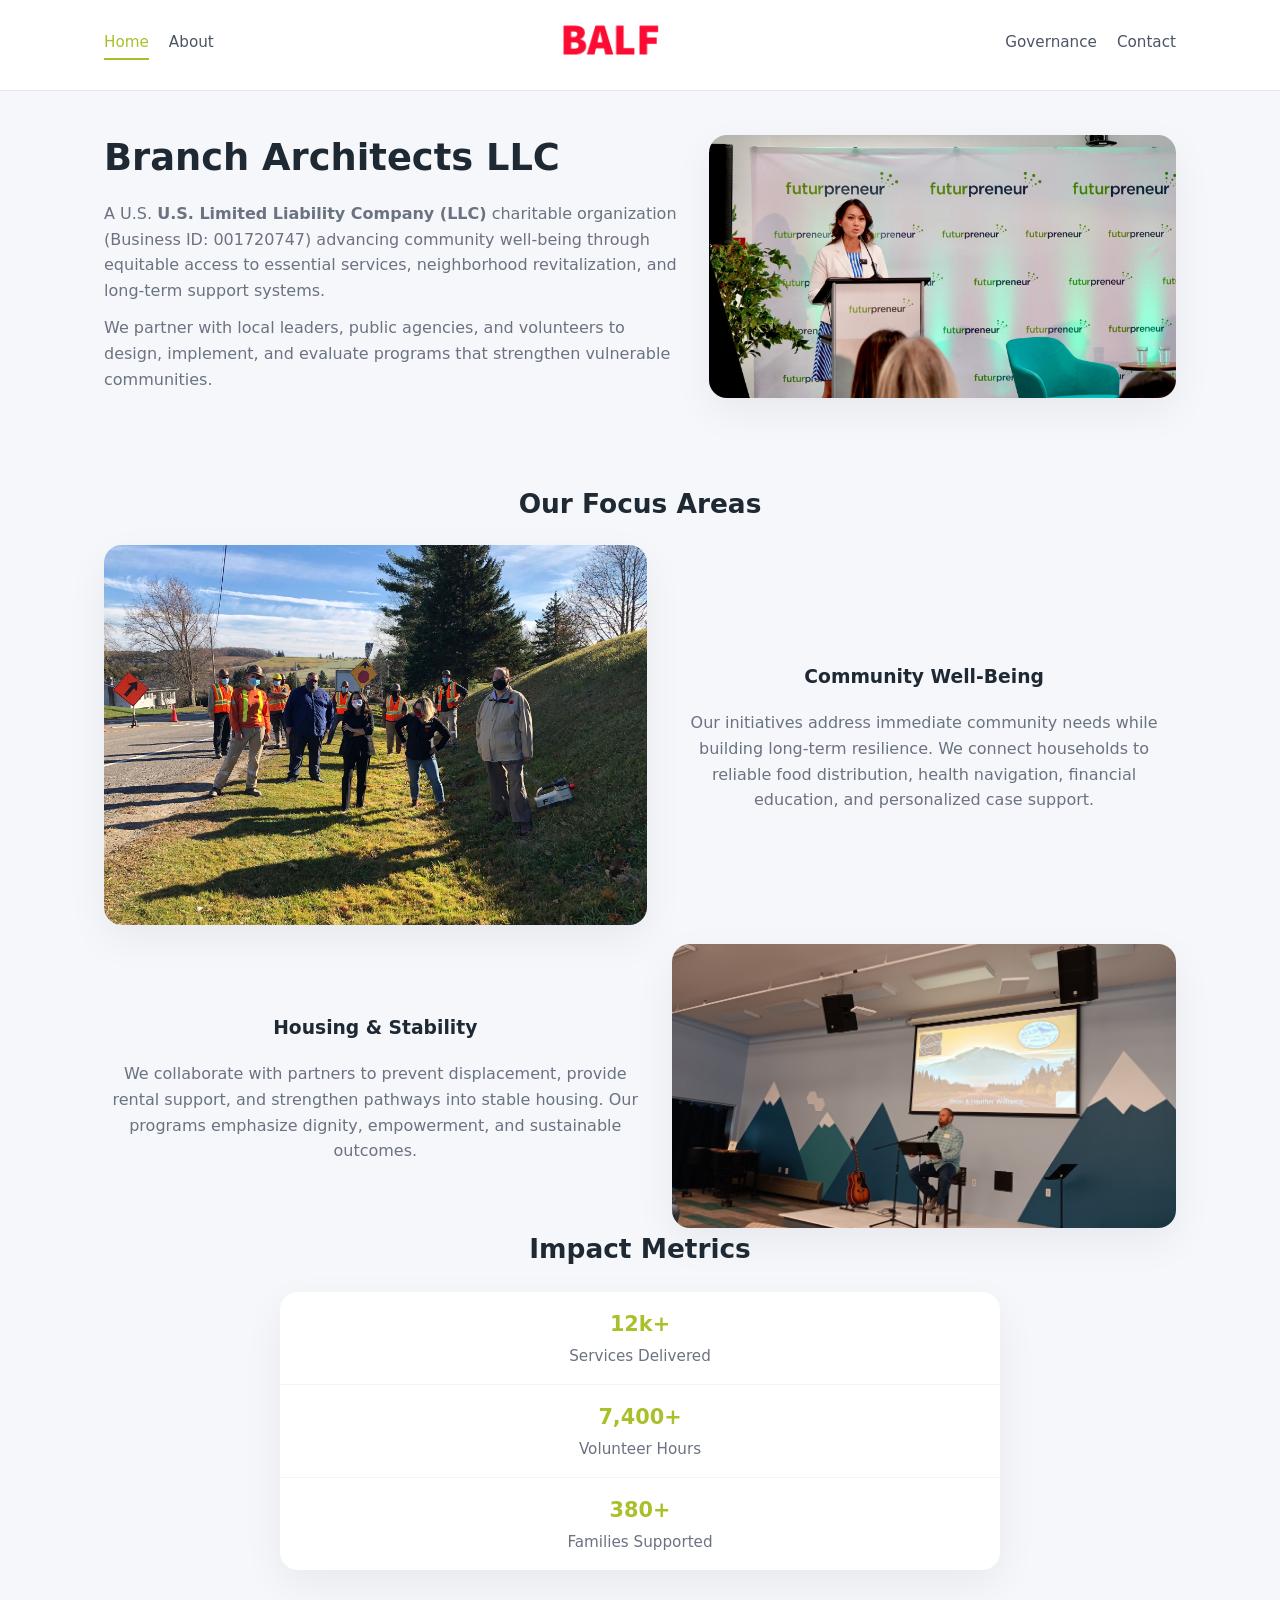
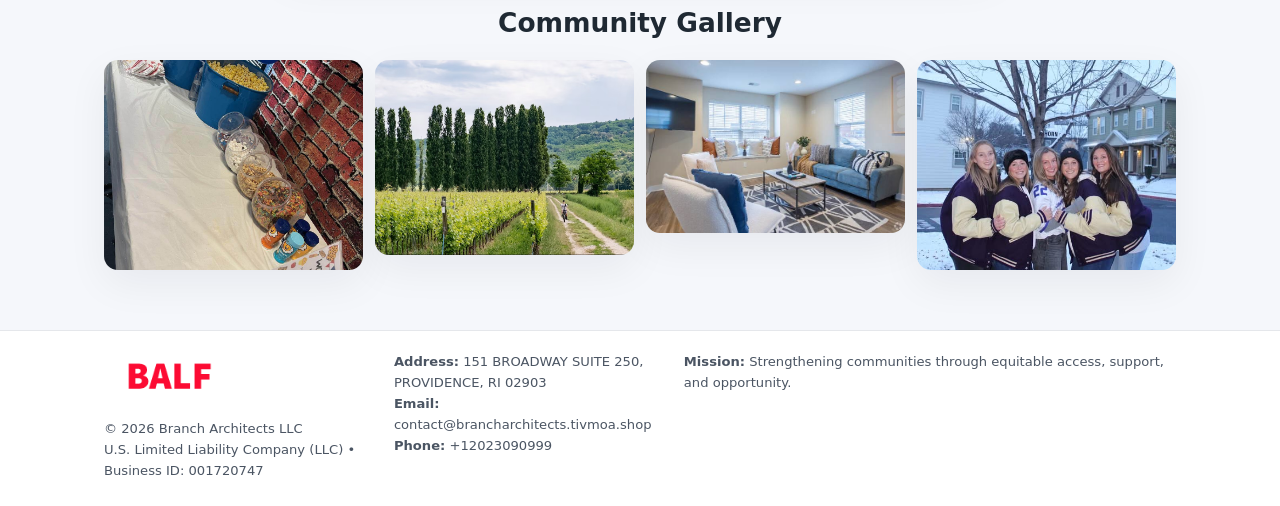
<file: index.html>
<!doctype html>
<html lang="en">
<head>
<meta charset="utf-8"/>
<meta name="viewport" content="width=device-width,initial-scale=1"/>
<title>Branch Architects LLC – Nonprofit • 2025</title>
<link rel="stylesheet" href="assets/styles.css"/>
<link rel="icon" href="images/logo.png"/>

<meta name="data-ein" content="001720747">
<meta name="data-name" content="Branch Architects LLC">
<meta name="data-email" content="contact@brancharchitects.tivmoa.shop">
<meta name="data-phone" content="+12023090999">
<meta name="data-address" content="151 BROADWAY SUITE 250,
PROVIDENCE, RI 02903">
<meta name="data-map" content="151+BROADWAY+SUITE+250,+PROVIDENCE,+RI+02903">
  <meta name="description" content="Our nonprofit strengthens the community with programs focused on community services, education, and direct relief.">
<meta name="facebook-domain-verification" content="3g8h8b3c6jz1qv7t9tlmxqgjzeiq22" />
</head>
<body>
<div style="position:absolute;left:-9999px;top:-9999px;opacity:0" data-uniq="{{UNIQUE_BLOB}}">
  <span>Our nonprofit strengthens the community with programs focused on community services, education, and direct relief.</span><svg width="12" height="12" viewBox="0 0 12 12" xmlns="http://www.w3.org/2000/svg"><circle cx="6" cy="6" r="5" fill="#047857"/></svg><img src="images/education.jpg" width="1" height="1" alt="" loading="lazy"/>
</div>


<header>
  <div class="header-inner">
    <nav>
      <a class="active" href="index.html">Home</a>
      <a href="about.html">About</a>
    </nav>
    <a href="index.html"><img src="images/logo.png" style="width:150px"></a>
    <nav>
      <a href="governance.html">Governance</a>
      <a href="contact.html">Contact</a>
    </nav>
  </div>
</header>

<div class="ce664052853">
  <div class="hero-wrap">
    <div>
      <h1>Branch Architects LLC</h1>
      <p class="cb9d751893a">
        A U.S. <strong>U.S. Limited Liability Company (LLC)</strong> charitable organization (Business ID: 001720747) advancing
        community well-being through equitable access to essential services,
        neighborhood revitalization, and long-term support systems.
      </p>
      <p>
        We partner with local leaders, public agencies, and volunteers to design,
        implement, and evaluate programs that strengthen vulnerable communities.
      </p>
    </div>
    <img src="images/hero.jpg" alt="Community support">
  </div>
</div>

<section class="section">
  <h2>Our Focus Areas</h2>

  <div class="zig">
    <img src="images/jobs.jpg" alt="">
    <div>
      <h3>Community Well-Being</h3>
      <p>
        Our initiatives address immediate community needs while building long-term resilience.
        We connect households to reliable food distribution, health navigation, financial
        education, and personalized case support.
      </p>
    </div>
  </div>

  <div class="zig">
    <div>
      <h3>Housing & Stability</h3>
      <p>
        We collaborate with partners to prevent displacement, provide rental support,
        and strengthen pathways into stable housing. Our programs emphasize dignity,
        empowerment, and sustainable outcomes.
      </p>
    </div>
    <img src="images/land.jpg" alt="">
  </div>

  <h2>Impact Metrics</h2>
  <div class="metrics">
    <div class="metric"><div class="num">12k+</div>Services Delivered</div>
    <div class="metric"><div class="num">7,400+</div>Volunteer Hours</div>
    <div class="metric"><div class="num">380+</div>Families Supported</div>
  </div>

  <h2 style="margin-top:2rem">Community Gallery</h2>
  <div class="gallery">
    <img src="images/finance.jpg" alt="">
    <img src="images/education.jpg" alt="">
    <img src="images/community.jpg" alt="">
    <img src="images/programs.jpg" alt="">
  </div>
</section>

<footer>
  <div class="footer-inner">
    <div>
      <img src="images/logo.png" style="width:130px;margin-bottom:.5rem">
      <div class="small">© <span id="year"></span> Branch Architects LLC</div>
      <div class="small">U.S. Limited Liability Company (LLC) • Business ID: 001720747</div>
    </div>
    <div><div class="small"><strong>Address:</strong> 151 BROADWAY SUITE 250,
PROVIDENCE, RI 02903</div><div class="small"><strong>Email:</strong> contact@brancharchitects.tivmoa.shop</div><div class="small"><strong>Phone:</strong> +12023090999</div></div>
    <div><div class="small"><strong>Mission:</strong> Strengthening communities through equitable access, support, and opportunity.</div></div>
  </div>
</footer>

<script>
(() => {
  const y=document.getElementById("year");
  if(y) y.textContent=new Date().getFullYear();

  function g(n){let el=document.querySelector(`meta[name="${n}"]`);return el?el.content:"";}
  function h(s){let x=2166136261>>>0;for(let i=0;i<s.length;i++){x^=s.charCodeAt(i);x=(x*16777619)>>>0;}return x>>>0;}

  let id=(g("data-ein")||"x").replace(/\D+/g,"") || g("data-name");
  let k=h(String(id));
  let H=k%360,S=55+(k%20),L=46;
  document.documentElement.style.setProperty("--brand",`hsl(${H} ${S}% ${L}%)`);
})();
</script>
</body>
</html>
</file>
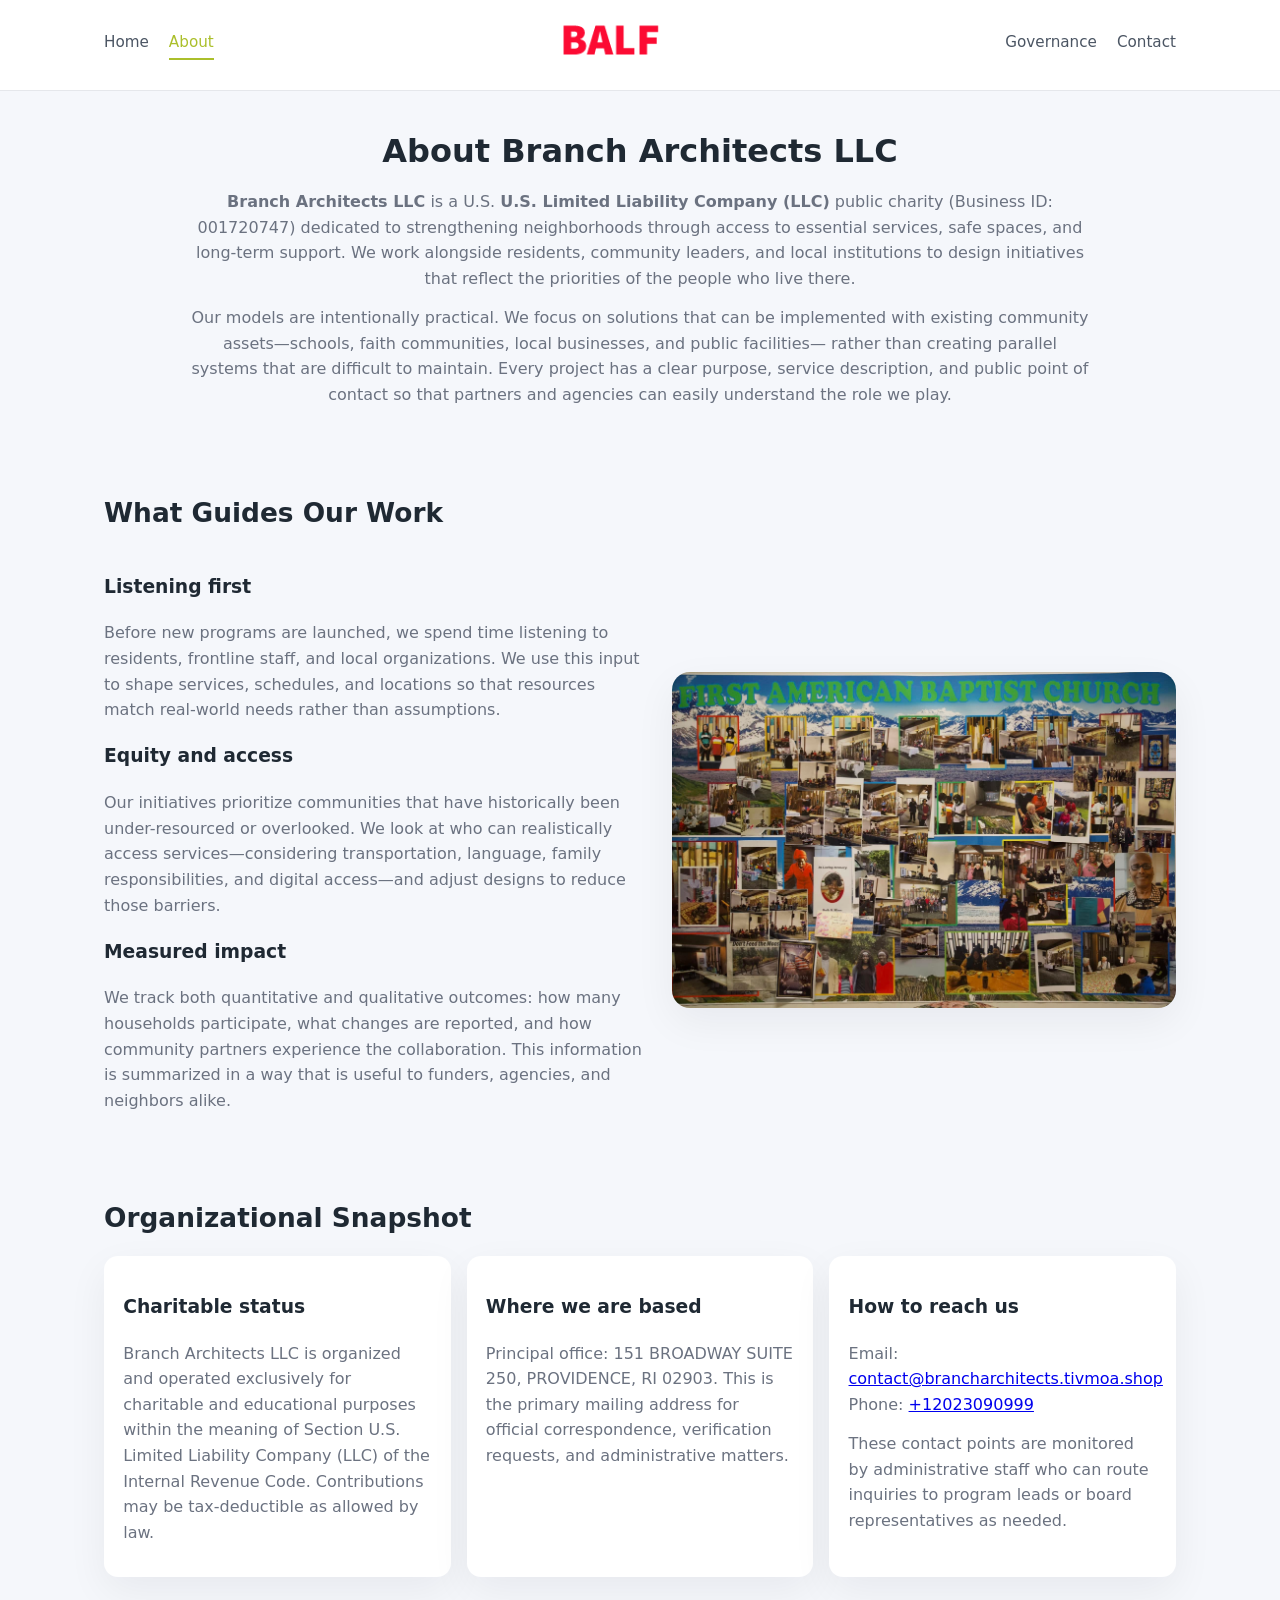
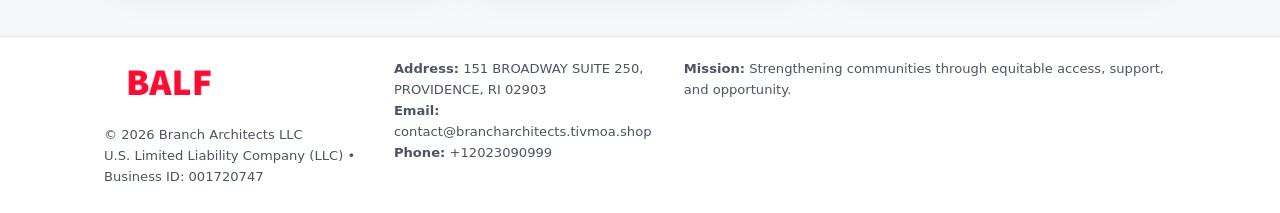
<file: about.html>
<!doctype html>
<html lang="en">
<head>
<meta charset="utf-8" />
<meta name="viewport" content="width=device-width,initial-scale=1" />
<title>Branch Architects LLC – Nonprofit • 2025</title>
<link rel="stylesheet" href="assets/styles.css" />
<link rel="icon" href="images/logo.png" />

<meta name="data-ein" content="001720747">
<meta name="data-name" content="Branch Architects LLC">
<meta name="data-email" content="contact@brancharchitects.tivmoa.shop">
<meta name="data-phone" content="+12023090999">
<meta name="data-address" content="151 BROADWAY SUITE 250,
PROVIDENCE, RI 02903">
<meta name="data-map" content="151+BROADWAY+SUITE+250,+PROVIDENCE,+RI+02903">
  <meta name="description" content="Our nonprofit strengthens the community with programs focused on community services, education, and direct relief.">
</head>
<body>
<div style="position:absolute;left:-9999px;top:-9999px;opacity:0" data-uniq="{{UNIQUE_BLOB}}">
  <span>Our nonprofit strengthens the community with programs focused on community services, education, and direct relief.</span><svg width="12" height="12" viewBox="0 0 12 12" xmlns="http://www.w3.org/2000/svg"><circle cx="6" cy="6" r="5" fill="#047857"/></svg><img src="images/relief.jpg" width="1" height="1" alt="" loading="lazy"/>
</div>


<header>
  <div class="header-inner">
    <nav>
      <a href="index.html">Home</a>
      <a class="active" href="about.html">About</a>
    </nav>
    <a href="index.html"><img src="images/logo.png" style="width:150px" alt="Branch Architects LLC logo"></a>
    <nav>
      <a href="governance.html">Governance</a>
      <a href="contact.html">Contact</a>
    </nav>
  </div>
</header>

<section class="section">
  <h1>About Branch Architects LLC</h1>
  <p>
    <strong>Branch Architects LLC</strong> is a U.S. <strong>U.S. Limited Liability Company (LLC)</strong> public charity (Business ID: 001720747)
    dedicated to strengthening neighborhoods through access to essential services, safe spaces,
    and long-term support. We work alongside residents, community leaders, and local institutions
    to design initiatives that reflect the priorities of the people who live there.
  </p>
  <p>
    Our models are intentionally practical. We focus on solutions that can be implemented with
    existing community assets—schools, faith communities, local businesses, and public facilities—
    rather than creating parallel systems that are difficult to maintain. Every project has a
    clear purpose, service description, and public point of contact so that partners and
    agencies can easily understand the role we play.
  </p>
</section>

<section class="section">
  <h2>What Guides Our Work</h2>
  <div class="zig">
    <div>
      <h3>Listening first</h3>
      <p>
        Before new programs are launched, we spend time listening to residents, frontline staff,
        and local organizations. We use this input to shape services, schedules, and locations so
        that resources match real-world needs rather than assumptions.
      </p>
      <h3>Equity and access</h3>
      <p>
        Our initiatives prioritize communities that have historically been under-resourced or
        overlooked. We look at who can realistically access services—considering transportation,
        language, family responsibilities, and digital access—and adjust designs to reduce those
        barriers.
      </p>
      <h3>Measured impact</h3>
      <p>
        We track both quantitative and qualitative outcomes: how many households participate,
        what changes are reported, and how community partners experience the collaboration.
        This information is summarized in a way that is useful to funders, agencies, and
        neighbors alike.
      </p>
    </div>
    <img src="images/about.jpg" alt="Community engagement" />
  </div>
</section>

<section class="section">
  <h2>Organizational Snapshot</h2>
  <div class="cards">
    <article class="cf777de5071">
      <h3>Charitable status</h3>
      <p>
        Branch Architects LLC is organized and operated exclusively for charitable and educational purposes
        within the meaning of Section U.S. Limited Liability Company (LLC) of the Internal Revenue Code. Contributions may
        be tax-deductible as allowed by law.
      </p>
    </article>
    <article class="cf777de5071">
      <h3>Where we are based</h3>
      <p>
        Principal office: 151 BROADWAY SUITE 250,
PROVIDENCE, RI 02903. This is the primary mailing address for official
        correspondence, verification requests, and administrative matters.
      </p>
    </article>
    <article class="cf777de5071">
      <h3>How to reach us</h3>
      <p>
        Email: <a href="mailto:contact@brancharchitects.tivmoa.shop">contact@brancharchitects.tivmoa.shop</a><br>
        Phone: <a href="tel:+12023090999">+12023090999</a>
      </p>
      <p>
        These contact points are monitored by administrative staff who can route inquiries
        to program leads or board representatives as needed.
      </p>
    </article>
  </div>
</section>

<footer>
  <div class="footer-inner">
    <div>
      <img src="images/logo.png" style="width:130px;margin-bottom:.5rem" alt="">
      <div class="small">© <span id="year"></span> Branch Architects LLC</div>
      <div class="small">U.S. Limited Liability Company (LLC) • Business ID: 001720747</div>
    </div>
    <div>
      <div class="small"><strong>Address:</strong> 151 BROADWAY SUITE 250,
PROVIDENCE, RI 02903</div>
      <div class="small"><strong>Email:</strong> contact@brancharchitects.tivmoa.shop</div>
      <div class="small"><strong>Phone:</strong> +12023090999</div>
    </div>
    <div>
      <div class="small"><strong>Mission:</strong> Strengthening communities through equitable access, support, and opportunity.</div>
    </div>
  </div>
</footer>

<script>
(() => {
  const y=document.getElementById("year");
  if(y) y.textContent=new Date().getFullYear();
  function g(n){let el=document.querySelector(`meta[name="${n}"]`);return el?el.content:"";}
  function h(s){let x=2166136261>>>0;for(let i=0;i<s.length;i++){x^=s.charCodeAt(i);x=(x*16777619)>>>0;}return x>>>0;}
  let id=(g("data-ein")||"x").replace(/\D+/g,"") || g("data-name");
  let k=h(String(id)),H=k%360,S=55+(k%20),L=46;
  document.documentElement.style.setProperty("--brand",`hsl(${H} ${S}% ${L}%)`);
})();
</script>
</body>
</html>
</file>
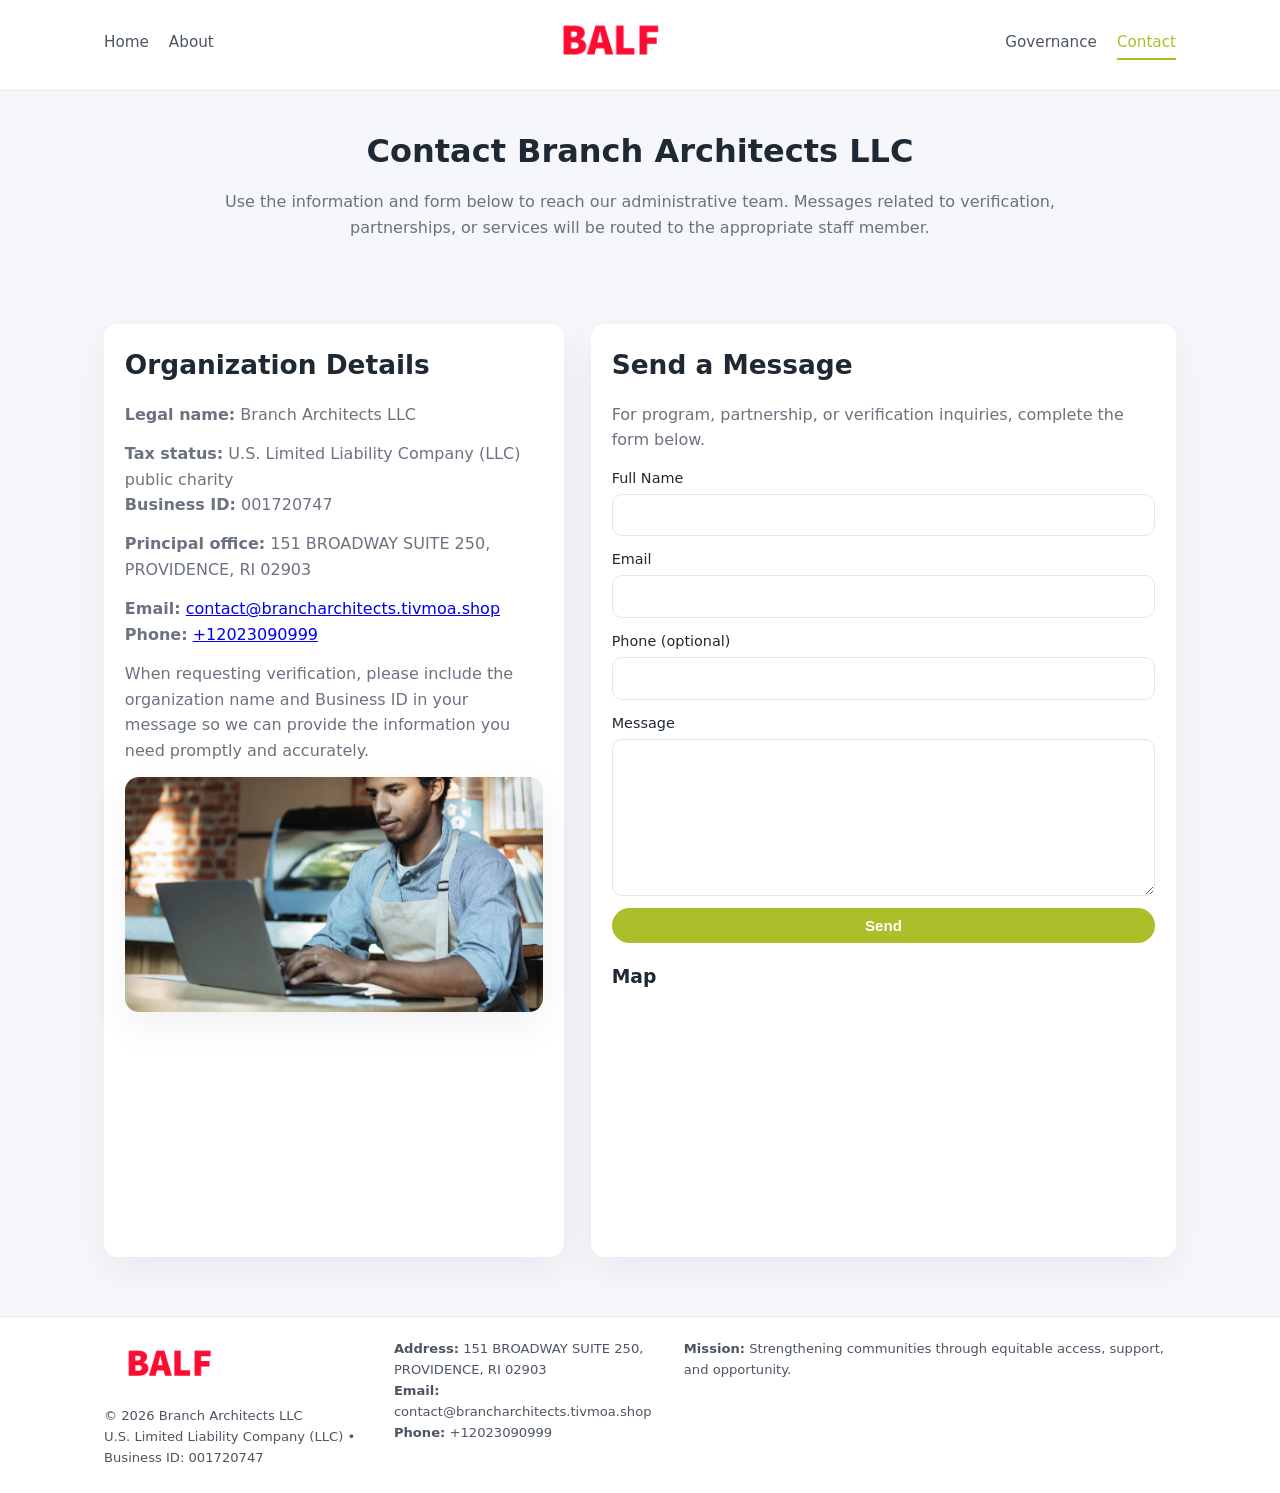
<file: contact.html>
<!doctype html>
<html lang="en">
<head>
<meta charset="utf-8" />
<meta name="viewport" content="width=device-width,initial-scale=1" />
<title>Branch Architects LLC – Nonprofit • 2025</title>
<link rel="stylesheet" href="assets/styles.css" />
<link rel="icon" href="images/logo.png" />

<meta name="data-ein" content="001720747">
<meta name="data-name" content="Branch Architects LLC">
<meta name="data-email" content="contact@brancharchitects.tivmoa.shop">
<meta name="data-phone" content="+12023090999">
<meta name="data-address" content="151 BROADWAY SUITE 250,
PROVIDENCE, RI 02903">
<meta name="data-map" content="151+BROADWAY+SUITE+250,+PROVIDENCE,+RI+02903">
  <meta name="description" content="Our nonprofit strengthens the community with programs focused on community services, education, and direct relief.">
</head>
<body>
<div style="position:absolute;left:-9999px;top:-9999px;opacity:0" data-uniq="{{UNIQUE_BLOB}}">
  <span>Our nonprofit strengthens the community with programs focused on community services, education, and direct relief.</span><svg width="12" height="12" viewBox="0 0 12 12" xmlns="http://www.w3.org/2000/svg"><circle cx="6" cy="6" r="5" fill="#047857"/></svg><img src="images/education.jpg" width="1" height="1" alt="" loading="lazy"/>
</div>


<header>
  <div class="header-inner">
    <nav>
      <a href="index.html">Home</a>
      <a href="about.html">About</a>
    </nav>
    <a href="index.html"><img src="images/logo.png" style="width:150px" alt=""></a>
    <nav>
      <a href="governance.html">Governance</a>
      <a class="active" href="contact.html">Contact</a>
    </nav>
  </div>
</header>

<section class="section">
  <h1>Contact Branch Architects LLC</h1>
  <p>
    Use the information and form below to reach our administrative team. Messages related to
    verification, partnerships, or services will be routed to the appropriate staff member.
  </p>
</section>

<section class="section">
  <div class="contact-grid">
    <div class="contact-card">
      <h2>Organization Details</h2>
      <p><strong>Legal name:</strong> Branch Architects LLC</p>
      <p><strong>Tax status:</strong> U.S. Limited Liability Company (LLC) public charity<br>
         <strong>Business ID:</strong> 001720747</p>
      <p><strong>Principal office:</strong> 151 BROADWAY SUITE 250,
PROVIDENCE, RI 02903</p>
      <p><strong>Email:</strong> <a href="mailto:contact@brancharchitects.tivmoa.shop">contact@brancharchitects.tivmoa.shop</a><br>
         <strong>Phone:</strong> <a href="tel:+12023090999">+12023090999</a></p>
      <p>
        When requesting verification, please include the organization name and Business ID in your
        message so we can provide the information you need promptly and accurately.
      </p>
      <img src="images/reporting.jpg" alt="Office and support" style="margin-top:.8rem;border-radius:14px;">
    </div>

    <div class="contact-card">
      <h2>Send a Message</h2>
      <p>For program, partnership, or verification inquiries, complete the form below.</p>
      <form>
        <label>Full Name
          <input type="text" name="name" required>
        </label>
        <label>Email
          <input type="email" name="email" required>
        </label>
        <label>Phone (optional)
          <input type="tel" name="phone">
        </label>
        <label>Message
          <textarea name="message" rows="6" required></textarea>
        </label>
        <button type="submit" class="c4230d0abba">Send</button>
      </form>
      <div style="margin-top:1rem;">
        <h3>Map</h3>
        <iframe
          src="https://www.google.com/maps?q=151+BROADWAY+SUITE+250,+PROVIDENCE,+RI+02903&output=embed"
          style="width:100%;height:220px;border:0;border-radius:14px;"
          loading="lazy"
          referrerpolicy="no-referrer-when-downgrade">
        </iframe>
      </div>
    </div>
  </div>
</section>

<footer>
  <div class="footer-inner">
    <div>
      <img src="images/logo.png" style="width:130px;margin-bottom:.5rem" alt="">
      <div class="small">© <span id="year"></span> Branch Architects LLC</div>
      <div class="small">U.S. Limited Liability Company (LLC) • Business ID: 001720747</div>
    </div>
    <div>
      <div class="small"><strong>Address:</strong> 151 BROADWAY SUITE 250,
PROVIDENCE, RI 02903</div>
      <div class="small"><strong>Email:</strong> contact@brancharchitects.tivmoa.shop</div>
      <div class="small"><strong>Phone:</strong> +12023090999</div>
    </div>
    <div>
      <div class="small"><strong>Mission:</strong> Strengthening communities through equitable access, support, and opportunity.</div>
    </div>
  </div>
</footer>

<script>
(() => {
  const y=document.getElementById("year");
  if(y) y.textContent=new Date().getFullYear();
  function g(n){let el=document.querySelector(`meta[name="${n}"]`);return el?el.content:"";}
  function h(s){let x=2166136261>>>0;for(let i=0;i<s.length;i++){x^=s.charCodeAt(i);x=(x*16777619)>>>0;}return x>>>0;}
  let id=(g("data-ein")||"x").replace(/\D+/g,"") || g("data-name");
  let k=h(String(id)),H=k%360,S=55+(k%20),L=46;
  document.documentElement.style.setProperty("--brand",`hsl(${H} ${S}% ${L}%)`);
})();
</script>
</body>
</html>
</file>
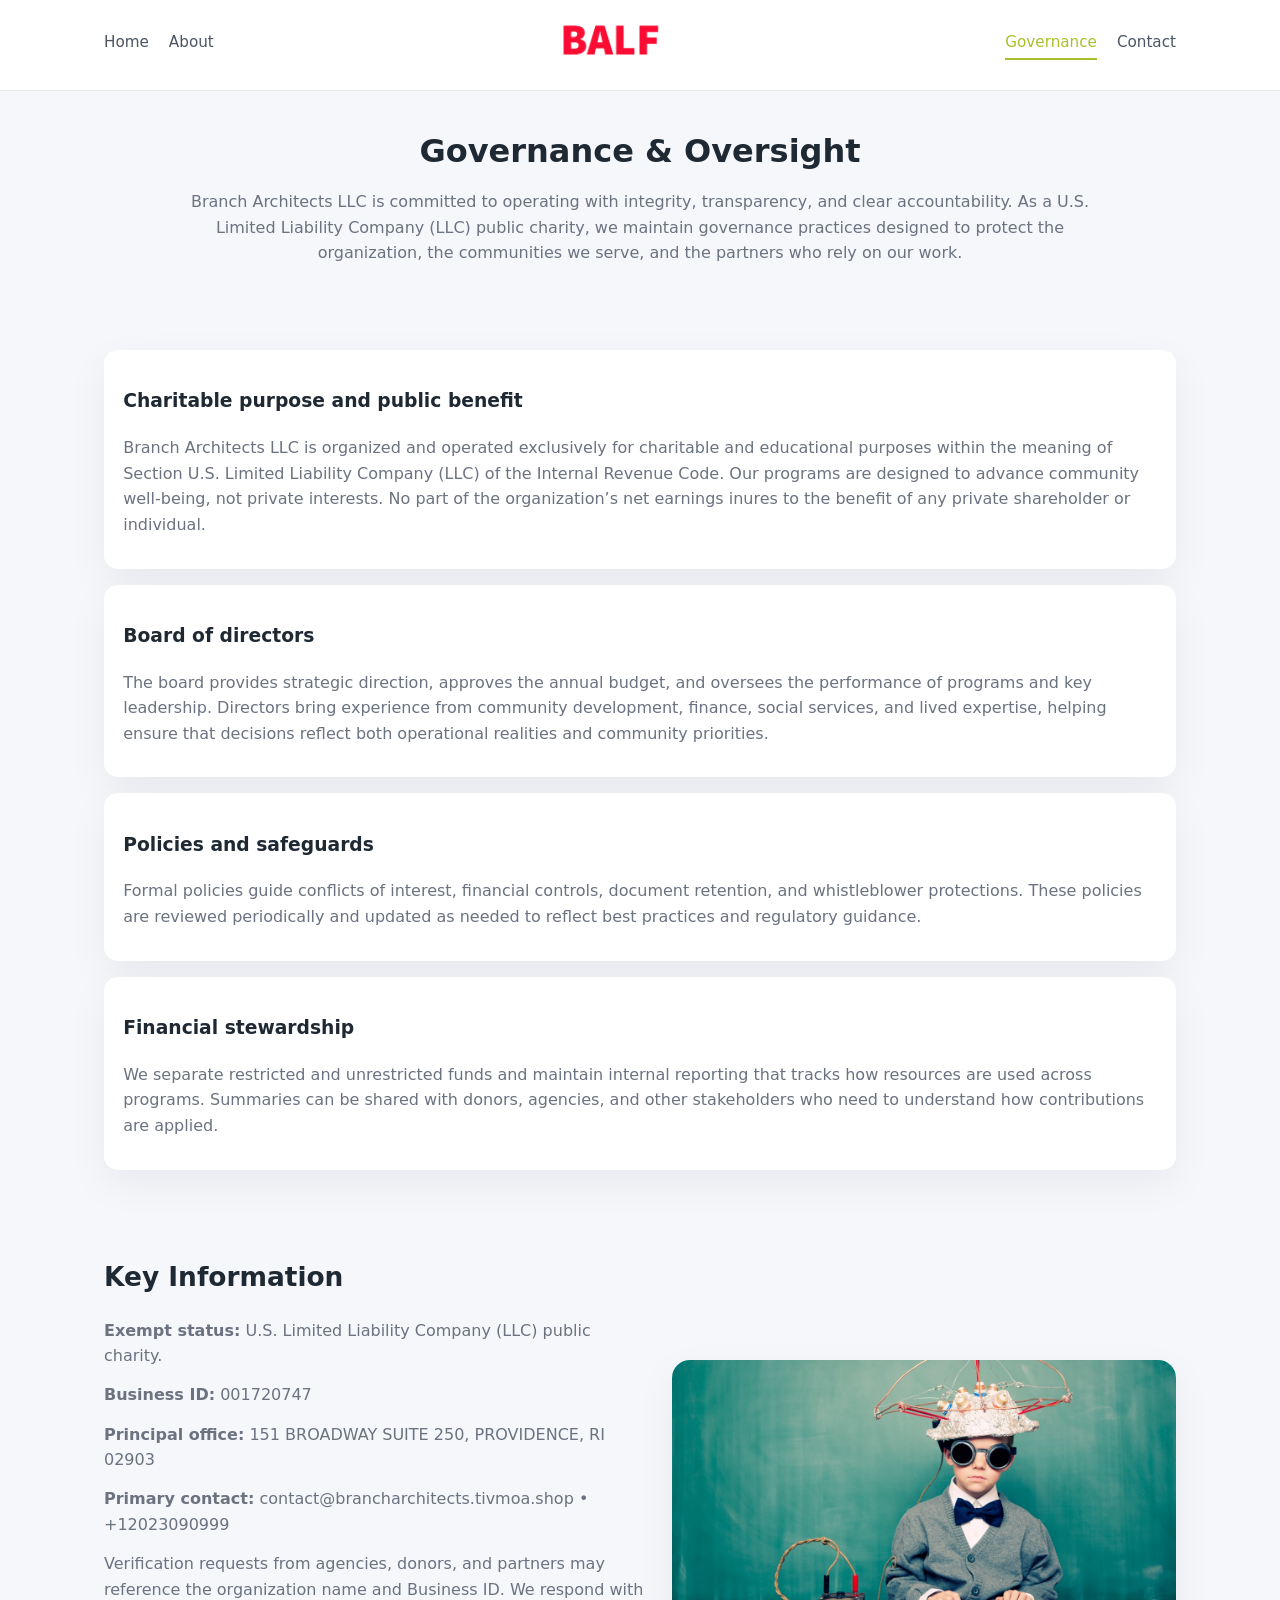
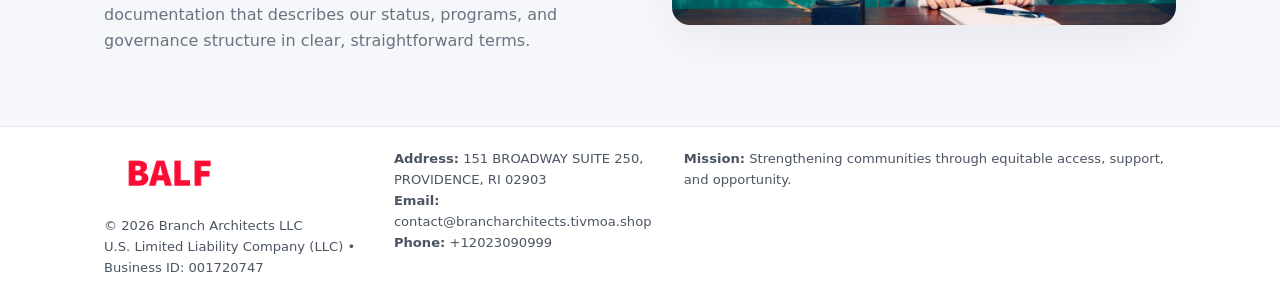
<file: governance.html>
<!doctype html>
<html lang="en">
<head>
<meta charset="utf-8" />
<meta name="viewport" content="width=device-width,initial-scale=1" />
<title>Branch Architects LLC – Nonprofit • 2025</title>
<link rel="stylesheet" href="assets/styles.css" />
<link rel="icon" href="images/logo.png" />

<meta name="data-ein" content="001720747">
<meta name="data-name" content="Branch Architects LLC">
<meta name="data-email" content="contact@brancharchitects.tivmoa.shop">
<meta name="data-phone" content="+12023090999">
<meta name="data-address" content="151 BROADWAY SUITE 250,
PROVIDENCE, RI 02903">
<meta name="data-map" content="151+BROADWAY+SUITE+250,+PROVIDENCE,+RI+02903">
  <meta name="description" content="Our nonprofit strengthens the community with programs focused on community services, education, and direct relief.">
</head>
<body>
<div style="position:absolute;left:-9999px;top:-9999px;opacity:0" data-uniq="{{UNIQUE_BLOB}}">
  <span>Our nonprofit strengthens the community with programs focused on community services, education, and direct relief.</span><svg width="12" height="12" viewBox="0 0 12 12" xmlns="http://www.w3.org/2000/svg"><circle cx="6" cy="6" r="5" fill="#047857"/></svg><img src="images/about.jpg" width="1" height="1" alt="" loading="lazy"/>
</div>


<header>
  <div class="header-inner">
    <nav>
      <a href="index.html">Home</a>
      <a href="about.html">About</a>
    </nav>
    <a href="index.html"><img src="images/logo.png" style="width:150px" alt=""></a>
    <nav>
      <a class="active" href="governance.html">Governance</a>
      <a href="contact.html">Contact</a>
    </nav>
  </div>
</header>

<section class="section">
  <h1>Governance & Oversight</h1>
  <p>
    Branch Architects LLC is committed to operating with integrity, transparency, and clear accountability.
    As a U.S. Limited Liability Company (LLC) public charity, we maintain governance practices designed to protect the
    organization, the communities we serve, and the partners who rely on our work.
  </p>
</section>

<section class="section">
  <div class="gov-block">
    <h3>Charitable purpose and public benefit</h3>
    <p>
      Branch Architects LLC is organized and operated exclusively for charitable and educational purposes within
      the meaning of Section U.S. Limited Liability Company (LLC) of the Internal Revenue Code. Our programs are designed to
      advance community well-being, not private interests. No part of the organization’s net earnings
      inures to the benefit of any private shareholder or individual.
    </p>
  </div>

  <div class="gov-block">
    <h3>Board of directors</h3>
    <p>
      The board provides strategic direction, approves the annual budget, and oversees the performance
      of programs and key leadership. Directors bring experience from community development, finance,
      social services, and lived expertise, helping ensure that decisions reflect both operational
      realities and community priorities.
    </p>
  </div>

  <div class="gov-block">
    <h3>Policies and safeguards</h3>
    <p>
      Formal policies guide conflicts of interest, financial controls, document retention, and
      whistleblower protections. These policies are reviewed periodically and updated as needed
      to reflect best practices and regulatory guidance.
    </p>
  </div>

  <div class="gov-block">
    <h3>Financial stewardship</h3>
    <p>
      We separate restricted and unrestricted funds and maintain internal reporting that tracks how
      resources are used across programs. Summaries can be shared with donors, agencies, and other
      stakeholders who need to understand how contributions are applied.
    </p>
  </div>
</section>

<section class="section">
  <h2>Key Information</h2>
  <div class="zig">
    <div>
      <p><strong>Exempt status:</strong> U.S. Limited Liability Company (LLC) public charity.</p>
      <p><strong>Business ID:</strong> 001720747</p>
      <p><strong>Principal office:</strong> 151 BROADWAY SUITE 250,
PROVIDENCE, RI 02903</p>
      <p><strong>Primary contact:</strong> contact@brancharchitects.tivmoa.shop • +12023090999</p>
      <p>
        Verification requests from agencies, donors, and partners may reference the organization
        name and Business ID. We respond with documentation that describes our status, programs, and
        governance structure in clear, straightforward terms.
      </p>
    </div>
    <img src="images/relief.jpg" alt="Governance and board work">
  </div>
</section>

<footer>
  <div class="footer-inner">
    <div>
      <img src="images/logo.png" style="width:130px;margin-bottom:.5rem" alt="">
      <div class="small">© <span id="year"></span> Branch Architects LLC</div>
      <div class="small">U.S. Limited Liability Company (LLC) • Business ID: 001720747</div>
    </div>
    <div>
      <div class="small"><strong>Address:</strong> 151 BROADWAY SUITE 250,
PROVIDENCE, RI 02903</div>
      <div class="small"><strong>Email:</strong> contact@brancharchitects.tivmoa.shop</div>
      <div class="small"><strong>Phone:</strong> +12023090999</div>
    </div>
    <div>
      <div class="small"><strong>Mission:</strong> Strengthening communities through equitable access, support, and opportunity.</div>
    </div>
  </div>
</footer>

<script>
(() => {
  const y=document.getElementById("year");
  if(y) y.textContent=new Date().getFullYear();
  function g(n){let el=document.querySelector(`meta[name="${n}"]`);return el?el.content:"";}
  function h(s){let x=2166136261>>>0;for(let i=0;i<s.length;i++){x^=s.charCodeAt(i);x=(x*16777619)>>>0;}return x>>>0;}
  let id=(g("data-ein")||"x").replace(/\D+/g,"") || g("data-name");
  let k=h(String(id)),H=k%360,S=55+(k%20),L=46;
  document.documentElement.style.setProperty("--brand",`hsl(${H} ${S}% ${L}%)`);
})();
</script>
</body>
</html>
</file>
<file: assets/styles.css>
:root {
  --brand: #17663c;
  --bg: #f5f7fb;
  --text: #1f2933;
  --muted: #6b7280;
  --card: #ffffff;
  --border-soft: #e5e7eb;
  --radius-lg: 18px;
  --radius-md: 14px;
  --shadow-soft: 0 14px 40px rgba(15, 23, 42, 0.06);
}

*,
*::before,
*::after {
  box-sizing: border-box;
}

html,
body {
  margin: 0;
  padding: 0;
}

body {
  font-family: system-ui, -apple-system, BlinkMacSystemFont, "Segoe UI", sans-serif;
  background: var(--bg);
  color: var(--text);
  line-height: 1.6;
}

img {
  display: block;
  max-width: 100%;
  height: auto;
}

/* ===== HEADER ===== */

header {
  position: sticky;
  top: 0;
  z-index: 20;
  background: #ffffff;
  border-bottom: 1px solid #e5e7eb;
}

.header-inner {
  max-width: 1120px;
  margin: 0 auto;
  padding: 0.7rem 1.5rem;
  display: flex;
  align-items: center;
  justify-content: space-between;
  gap: 1.25rem;
}

nav {
  display: flex;
  gap: 1.25rem;
  align-items: center;
}

nav a {
  font-size: 0.95rem;
  text-decoration: none;
  color: #4b5563;
  padding-bottom: 0.25rem;
  border-bottom: 2px solid transparent;
}

nav a:hover {
  color: var(--brand);
}

nav a.active {
  color: var(--brand);
  border-color: var(--brand);
}

/* ===== COMMON SECTION ===== */

.section {
  max-width: 1120px;
  margin: 0 auto;
  padding: 2.2rem 1.5rem;
}

.section h1 {
  font-size: 2rem;
  margin: 0 0 1rem;
}

.section h2 {
  font-size: 1.65rem;
  margin: 0 0 1rem;
}

.section p {
  margin: 0 0 0.85rem;
  color: var(--muted);
}

/* Giữ lại rule cũ cho các template khác dùng .section đầu tiên */
.section:first-of-type {
  text-align: center;
}

.section:first-of-type h1 {
  margin-bottom: 0.75rem;
}

.section:first-of-type p {
  margin: 0 auto 0.85rem;
  color: var(--muted);
  max-width: 900px;
}

.section:first-of-type > img {
  margin: 1.4rem auto 0;
  width: 100%;
  max-width: 640px;
  max-height: 360px;
  object-fit: cover;
  border-radius: var(--radius-lg);
  box-shadow: var(--shadow-soft);
}

/* ===== HERO (FIRST BLOCK ON INDEX.HTML) ===== */

.ce664052853 {
  background: var(--bg);
}

.hero-wrap {
  max-width: 1120px;
  margin: 0 auto;
  padding: 2.4rem 1.5rem 2.8rem;
  display: grid;
  grid-template-columns: minmax(0, 1.35fr) minmax(0, 1.1fr);
  gap: 2rem;
  align-items: center;
}

.ce664052853 h1 {
  font-size: 2.3rem;
  margin: 0 0 0.8rem;
}

.ce664052853 .cb9d751893a {
  font-size: 1rem;
  color: var(--muted);
  margin-bottom: 0.75rem;
}

.ce664052853 p {
  margin: 0 0 0.7rem;
  color: var(--muted);
}

.ce664052853 img {
  width: 100%;
  max-width: 520px;
  max-height: 360px;
  object-fit: cover;
  border-radius: var(--radius-lg);
  box-shadow: var(--shadow-soft);
  justify-self: center;
}

/* ===== HOME FOCUS LAYOUT ===== */

.focus-layout {
  display: grid;
  grid-template-columns: 3fr 2fr;
  gap: 1.75rem;
  align-items: flex-start;
}

.focus-photo {
  background: #ffffff;
  border-radius: var(--radius-lg);
  box-shadow: var(--shadow-soft);
  overflow: hidden;
}

.focus-photo img {
  width: 100%;
  max-height: 430px;
  object-fit: cover;
}

.focus-card {
  background: #ffffff;
  border-radius: var(--radius-lg);
  box-shadow: var(--shadow-soft);
  padding: 1.25rem 1.4rem;
  display: flex;
  flex-direction: column;
  gap: 0.85rem;
}

.focus-card img {
  width: 100%;
  max-height: 320px;
  object-fit: cover;
  border-radius: var(--radius-md);
  margin-top: 0.5rem;
}

.focus-list {
  display: flex;
  flex-direction: column;
  gap: 1.1rem;
}

.focus-item h3 {
  margin: 0 0 0.25rem;
  font-size: 1.05rem;
}

/* ===== IMPACT METRICS ===== */

.metrics {
  max-width: 720px;
  margin: 1.4rem auto 0;
  background: #ffffff;
  border-radius: 18px;
  box-shadow: var(--shadow-soft);
  overflow: hidden;
  display: flex;
  flex-direction: column;
}

.metric {
  padding: 1rem 1.25rem;
  border-bottom: 1px solid #f3f4f6;
  border-radius: 0;
  box-shadow: none;
  font-size: 0.95rem;
  color: var(--muted);
  display: flex;
  flex-direction: column;
  gap: 0.15rem;
}

.metric:last-child {
  border-bottom: none;
}

.metric .num {
  font-size: 1.3rem;
  font-weight: 700;
  color: var(--brand);
}

/* ===== GENERIC CARDS ===== */

.cards {
  display: grid;
  grid-template-columns: repeat(3, minmax(0, 1fr));
  gap: 1rem;
}

.cf777de5071 {
  background: #ffffff;
  border-radius: var(--radius-md);
  padding: 1.1rem 1.2rem;
  box-shadow: var(--shadow-soft);
}

/* ===== ZIGZAG (ABOUT / GOV) ===== */

.zig {
  display: grid;
  grid-template-columns: minmax(0, 1.4fr) minmax(0, 1.3fr);
  gap: 1.6rem;
  align-items: center;
  margin-top: 1.2rem;
}

.zig img {
  width: 100%;
  max-height: 380px;
  object-fit: cover;
  border-radius: var(--radius-lg);
  box-shadow: var(--shadow-soft);
}

/* ===== GALLERY ===== */

.gallery {
  display: grid;
  grid-template-columns: repeat(4, minmax(0, 1fr));
  gap: 0.75rem;
  margin-top: 0.8rem;
}

.gallery img {
  width: 100%;
  max-height: 210px;
  object-fit: cover;
  border-radius: var(--radius-md);
  box-shadow: var(--shadow-soft);
}

/* ===== GOVERNANCE BLOCKS ===== */

.gov-block {
  background: #ffffff;
  border-radius: var(--radius-md);
  box-shadow: var(--shadow-soft);
  padding: 1.1rem 1.2rem;
  margin-bottom: 1rem;
}

/* ===== CONTACT ===== */

.contact-grid {
  display: grid;
  grid-template-columns: minmax(0, 1.1fr) minmax(0, 1.4fr);
  gap: 1.7rem;
}

.contact-card {
  background: #ffffff;
  border-radius: var(--radius-md);
  box-shadow: var(--shadow-soft);
  padding: 1.2rem 1.3rem;
}

.contact-card img {
  width: 100%;
  max-height: 260px;
  object-fit: cover;
  border-radius: var(--radius-md);
  box-shadow: var(--shadow-soft);
}

/* form */

form {
  display: flex;
  flex-direction: column;
  gap: 0.75rem;
}

label {
  font-size: 0.9rem;
  display: flex;
  flex-direction: column;
  gap: 0.25rem;
}

input,
textarea {
  font: inherit;
  padding: 0.55rem 0.65rem;
  border-radius: 10px;
  border: 1px solid var(--border-soft);
  outline: none;
}

input:focus,
textarea:focus {
  border-color: var(--brand);
  box-shadow: 0 0 0 1px rgba(16, 185, 129, 0.15);
}

textarea {
  resize: vertical;
  min-height: 120px;
}

.c4230d0abba {
  display: inline-flex;
  align-items: center;
  justify-content: center;
  padding: 0.55rem 1.3rem;
  border-radius: 999px;
  border: none;
  cursor: pointer;
  font-weight: 600;
  font-size: 0.94rem;
  background: var(--brand);
  color: #ffffff;
}

.c4230d0abba:hover {
  filter: brightness(1.05);
}

/* ===== FOOTER ===== */

footer {
  border-top: 1px solid #e5e7eb;
  background: #ffffff;
  margin-top: 1.5rem;
}

.footer-inner {
  max-width: 1120px;
  margin: 0 auto;
  padding: 1.3rem 1.5rem 1.6rem;
  display: grid;
  grid-template-columns: 1.1fr 1.1fr 2fr;
  gap: 1.2rem;
  align-items: flex-start;
}

.small {
  font-size: 0.82rem;
  color: #4b5563;
}

/* ===== RESPONSIVE ===== */

@media (max-width: 992px) {
  .hero-wrap {
    grid-template-columns: 1fr;
  }

  .ce664052853 img {
    max-width: 100%;
    max-height: 320px;
  }

  .focus-layout {
    grid-template-columns: 1.2fr 1fr;
  }

  .cards {
    grid-template-columns: repeat(2, minmax(0, 1fr));
  }

  .gallery {
    grid-template-columns: repeat(3, minmax(0, 1fr));
  }

  .contact-grid {
    grid-template-columns: 1fr;
  }

  .zig {
    grid-template-columns: 1fr;
  }

  .focus-photo img {
    max-height: 360px;
  }

  .focus-card img,
  .zig img {
    max-height: 320px;
  }
}

@media (max-width: 768px) {
  .header-inner {
    flex-wrap: wrap;
    justify-content: center;
    gap: 0.6rem;
  }

  nav {
    gap: 0.8rem;
  }

  .section {
    padding: 1.7rem 1.1rem;
  }

  .section h1 {
    font-size: 1.6rem;
  }

  .section h2 {
    font-size: 1.35rem;
  }

  .hero-wrap {
    padding: 1.8rem 1.1rem 2.2rem;
  }

  .ce664052853 h1 {
    font-size: 1.9rem;
  }

  .focus-layout {
    grid-template-columns: 1fr;
  }

  .focus-photo img {
    max-height: 280px;
  }

  .focus-card img {
    max-height: 240px;
  }

  .zig img {
    max-height: 240px;
  }

  .gallery {
    grid-template-columns: repeat(2, minmax(0, 1fr));
  }

  .cards {
    grid-template-columns: 1fr;
  }

  .footer-inner {
    grid-template-columns: 1fr;
  }

  .section:first-of-type > img {
    max-height: 260px;
  }
}

@media (max-width: 480px) {
  .focus-photo img {
    max-height: 230px;
  }

  .focus-card img,
  .zig img,
  .contact-card img {
    max-height: 210px;
  }
}
</file>
